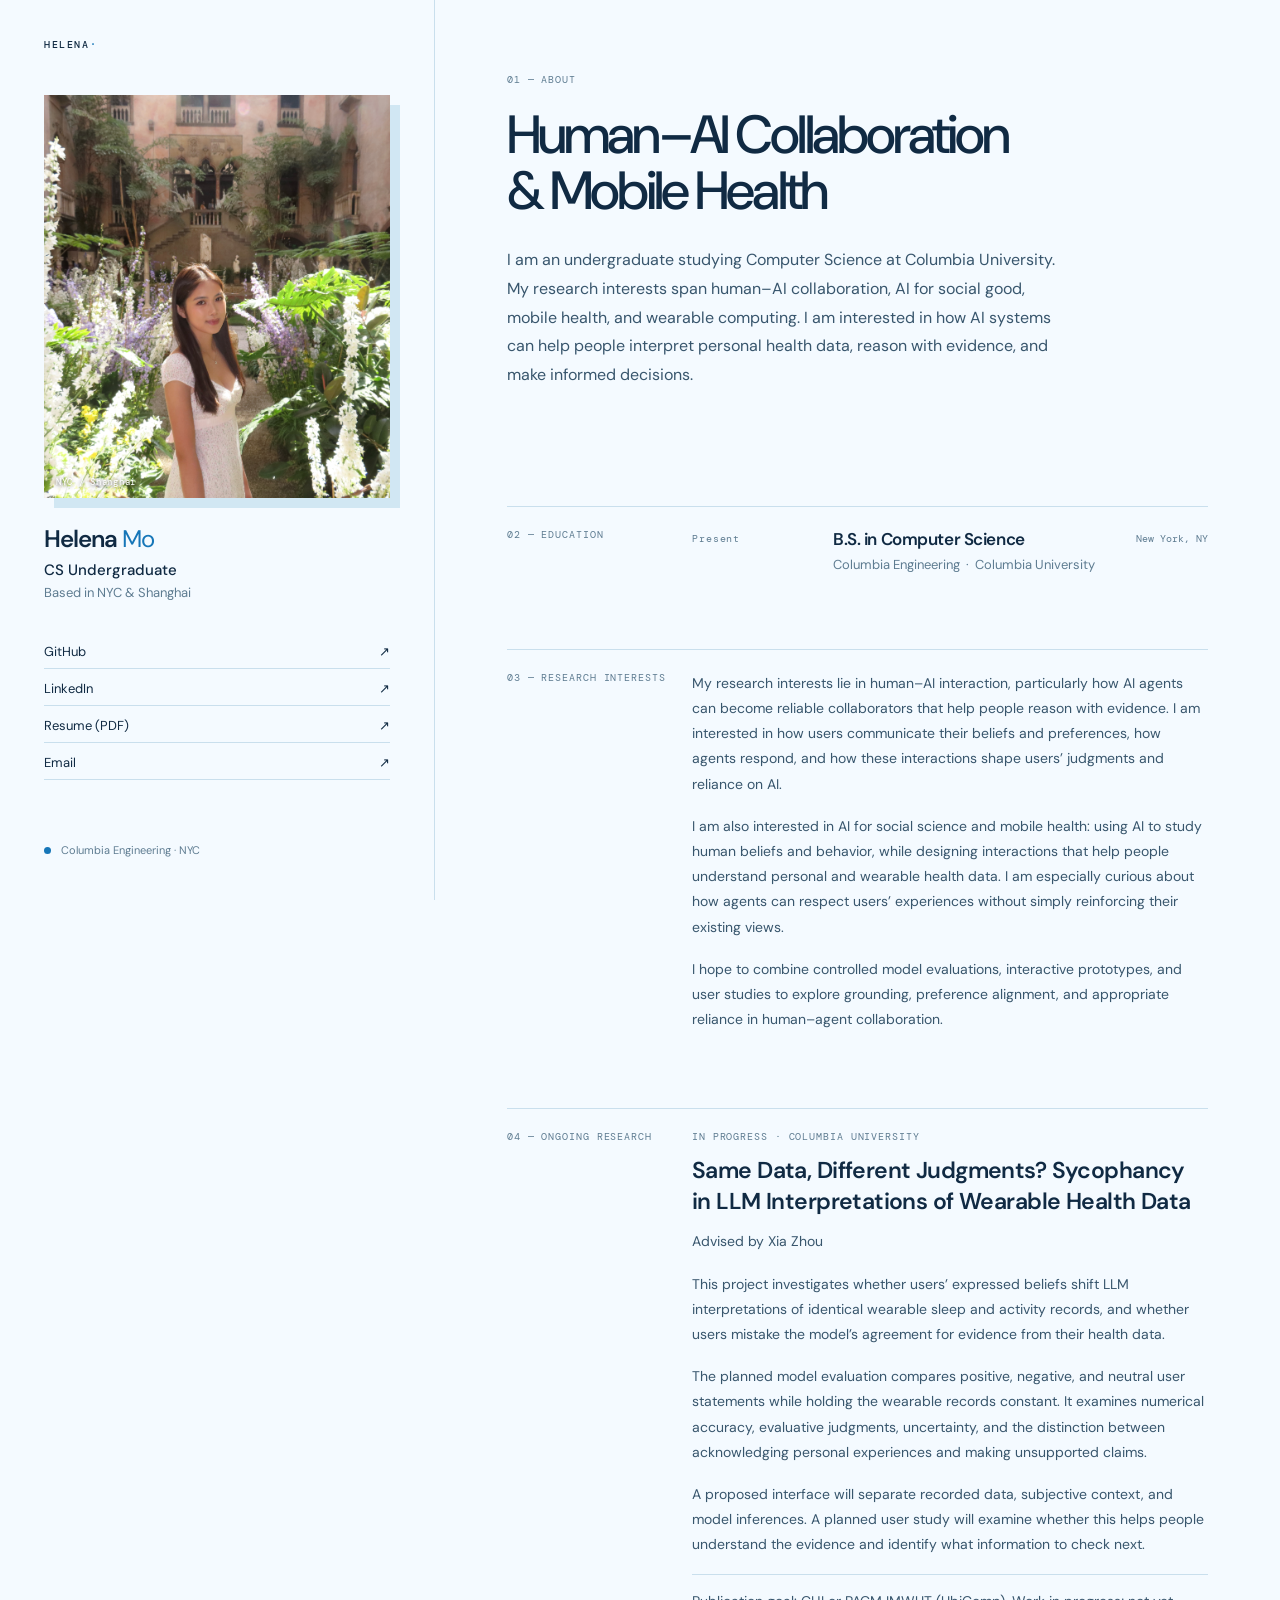
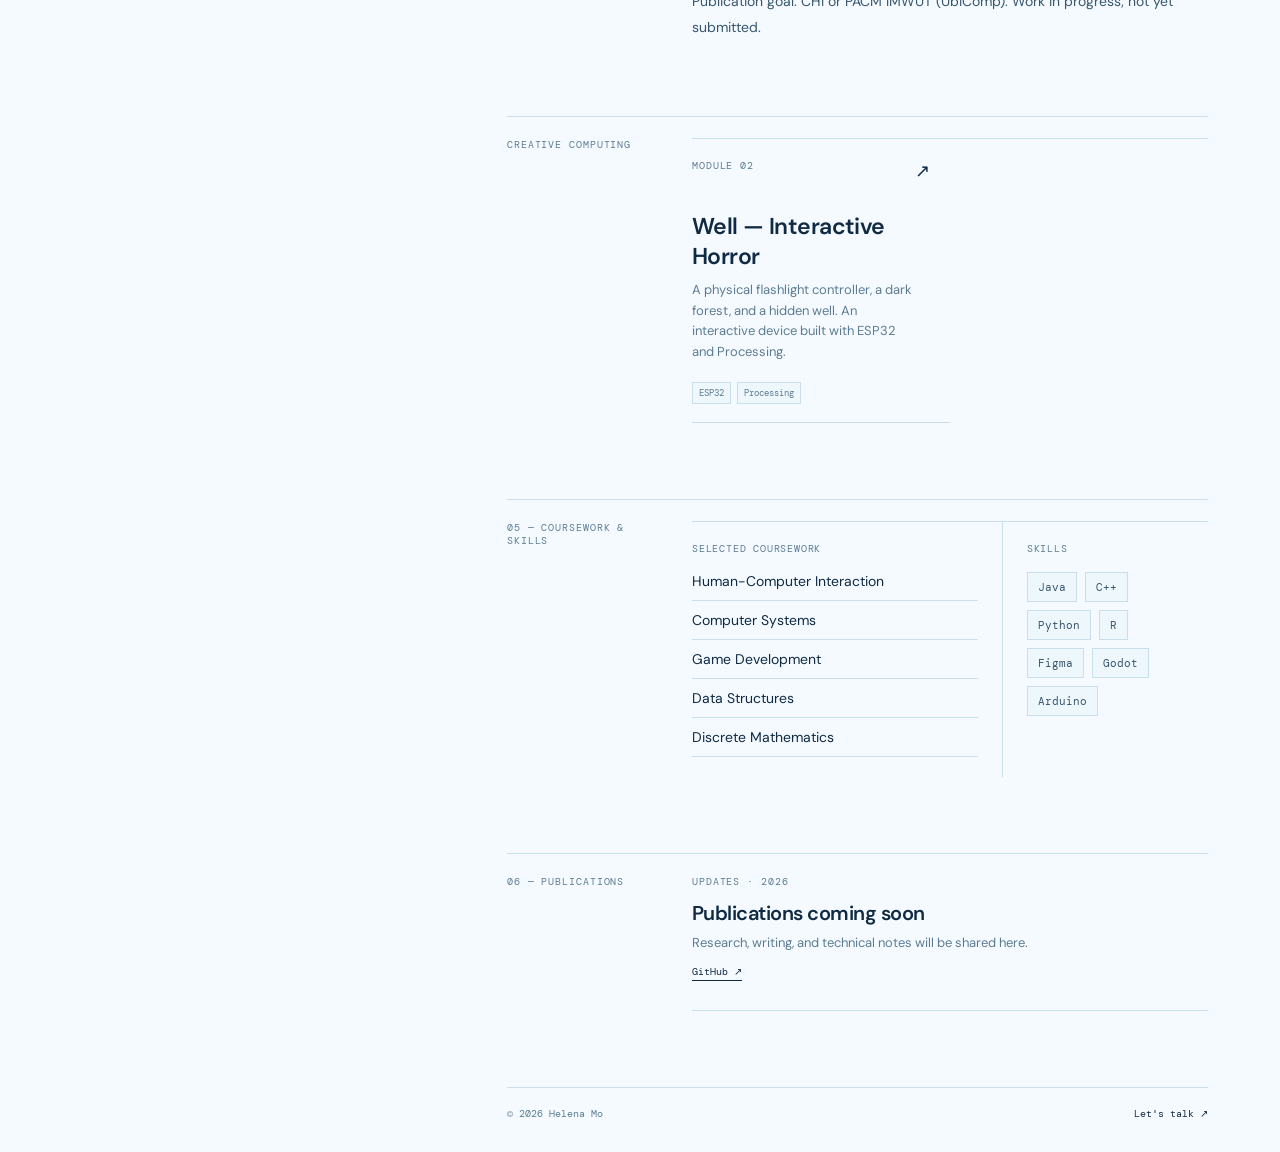
<file: index.html>
<!doctype html>
<html lang="en">
  <head>
    <meta charset="UTF-8" />
    <meta name="viewport" content="width=device-width, initial-scale=1.0" />
    <meta name="description" content="Helena Mo's personal website" />
    <title>Helena Mo — Personal Website</title>
    <link rel="preconnect" href="https://fonts.googleapis.com" />
    <link rel="preconnect" href="https://fonts.gstatic.com" crossorigin />
    <link href="https://fonts.googleapis.com/css2?family=DM+Mono:wght@400;500&family=DM+Sans:opsz,wght@9..40,400;9..40,500;9..40,600;9..40,700&family=Noto+Sans+SC:wght@400;500;600;700&display=swap" rel="stylesheet" />
    <link rel="stylesheet" href="styles.css" />
  </head>
  <body>
    <main class="layout">
      <aside class="profile">
        <a class="brand" href="#top" aria-label="Back to top">HELENA<span>·</span></a>
        <div class="portrait-wrap">
          <img class="portrait" src="assets/helena-mo.jpg" alt="Helena Mo in a garden" />
          <span class="portrait-note">NYC / Shanghai</span>
        </div>
        <div class="identity">
          <h1>Helena <span>Mo</span></h1>
          <p class="role">CS Undergraduate</p>
          <p class="location">Based in NYC &amp; Shanghai</p>
        </div>
        <nav class="socials" aria-label="Personal links">
          <a href="https://github.com/helenamoisme" target="_blank" rel="noreferrer">GitHub <span>↗</span></a>
          <a href="https://www.linkedin.com/in/%E7%A6%BE-%E8%8E%AB-953ab3409/" target="_blank" rel="noreferrer">LinkedIn <span>↗</span></a>
          <a href="assets/He_Helena_Mo_Research_Resume.pdf">Resume (PDF) <span>↗</span></a>
          <a href="mailto:hm3194@columbia.edu">Email <span>↗</span></a>
        </nav>
          <p class="availability"><i></i> Columbia Engineering · NYC</p>
      </aside>

      <section class="content" id="top">
        <header class="hero">
          <p class="eyebrow">01 — ABOUT</p>
          <h2>Human–AI Collaboration<br />&amp; Mobile Health</h2>
          <p class="lead">I am an undergraduate studying Computer Science at Columbia University. My research interests span human–AI collaboration, AI for social good, mobile health, and wearable computing. I am interested in how AI systems can help people interpret personal health data, reason with evidence, and make informed decisions.</p>
        </header>

        <section class="section" id="education">
          <div class="section-label"><p class="eyebrow">02 — EDUCATION</p></div>
          <div class="education-list">
            <article class="education-item">
              <p class="years">Present</p>
              <div><h3>B.S. in Computer Science</h3><p>Columbia Engineering <span>·</span> Columbia University</p></div>
              <span class="place">New York, NY</span>
            </article>
          </div>
        </section>

        <section class="section" id="research-interests">
          <div class="section-label"><p class="eyebrow">03 — RESEARCH INTERESTS</p></div>
          <div class="research-copy">
            <p>My research interests lie in human–AI interaction, particularly how AI agents can become reliable collaborators that help people reason with evidence. I am interested in how users communicate their beliefs and preferences, how agents respond, and how these interactions shape users’ judgments and reliance on AI.</p>
            <p>I am also interested in AI for social science and mobile health: using AI to study human beliefs and behavior, while designing interactions that help people understand personal and wearable health data. I am especially curious about how agents can respect users’ experiences without simply reinforcing their existing views.</p>
            <p>I hope to combine controlled model evaluations, interactive prototypes, and user studies to explore grounding, preference alignment, and appropriate reliance in human–agent collaboration.</p>
          </div>
        </section>

        <section class="section" id="projects">
          <div class="section-label"><p class="eyebrow">04 — ONGOING RESEARCH</p></div>
          <article class="research-project">
            <p class="pub-type">IN PROGRESS · COLUMBIA UNIVERSITY</p>
            <h3>Same Data, Different Judgments? Sycophancy in LLM Interpretations of Wearable Health Data</h3>
            <p class="research-advisor">Advised by Xia Zhou</p>
            <p>This project investigates whether users’ expressed beliefs shift LLM interpretations of identical wearable sleep and activity records, and whether users mistake the model’s agreement for evidence from their health data.</p>
            <p>The planned model evaluation compares positive, negative, and neutral user statements while holding the wearable records constant. It examines numerical accuracy, evaluative judgments, uncertainty, and the distinction between acknowledging personal experiences and making unsupported claims.</p>
            <p>A proposed interface will separate recorded data, subjective context, and model inferences. A planned user study will examine whether this helps people understand the evidence and identify what information to check next.</p>
            <p class="research-goal">Publication goal: CHI or PACM IMWUT (UbiComp). Work in progress; not yet submitted.</p>
          </article>
        </section>

        <section class="section" id="creative-projects">
          <div class="section-label"><p class="eyebrow">CREATIVE COMPUTING</p></div>
          <div class="project-list"><a class="project" href="well/"><div><p class="project-number">MODULE 02</p><h3>Well — Interactive Horror</h3><p>A physical flashlight controller, a dark forest, and a hidden well. An interactive device built with ESP32 and Processing.</p><ul><li>ESP32</li><li>Processing</li></ul></div><span class="arrow">↗</span></a></div>
        </section>

        <section class="section" id="coursework">
          <div class="section-label"><p class="eyebrow">05 — COURSEWORK &amp; SKILLS</p></div>
          <div class="coursework-grid">
            <article class="coursework-group">
              <p class="group-title">SELECTED COURSEWORK</p>
              <ul class="course-list">
                <li>Human-Computer Interaction</li>
                <li>Computer Systems</li>
                <li>Game Development</li>
                <li>Data Structures</li>
                <li>Discrete Mathematics</li>
              </ul>
            </article>
            <article class="coursework-group">
              <p class="group-title">SKILLS</p>
              <ul class="skill-list">
                <li>Java</li><li>C++</li><li>Python</li><li>R</li><li>Figma</li><li>Godot</li><li>Arduino</li>
              </ul>
            </article>
          </div>
        </section>

        <section class="section" id="publications">
          <div class="section-label"><p class="eyebrow">06 — PUBLICATIONS</p></div>
          <div class="publication-list">
            <article class="publication"><p class="pub-type">UPDATES · 2026</p><h3>Publications coming soon</h3><p>Research, writing, and technical notes will be shared here.</p><div class="pub-links"><a href="https://github.com/helenamoisme" target="_blank" rel="noreferrer">GitHub ↗</a></div></article>
          </div>
        </section>

        <footer><span>© 2026 Helena Mo</span><a href="mailto:hm3194@columbia.edu">Let's talk <span>↗</span></a></footer>
      </section>
    </main>
  </body>
</html>
</file>
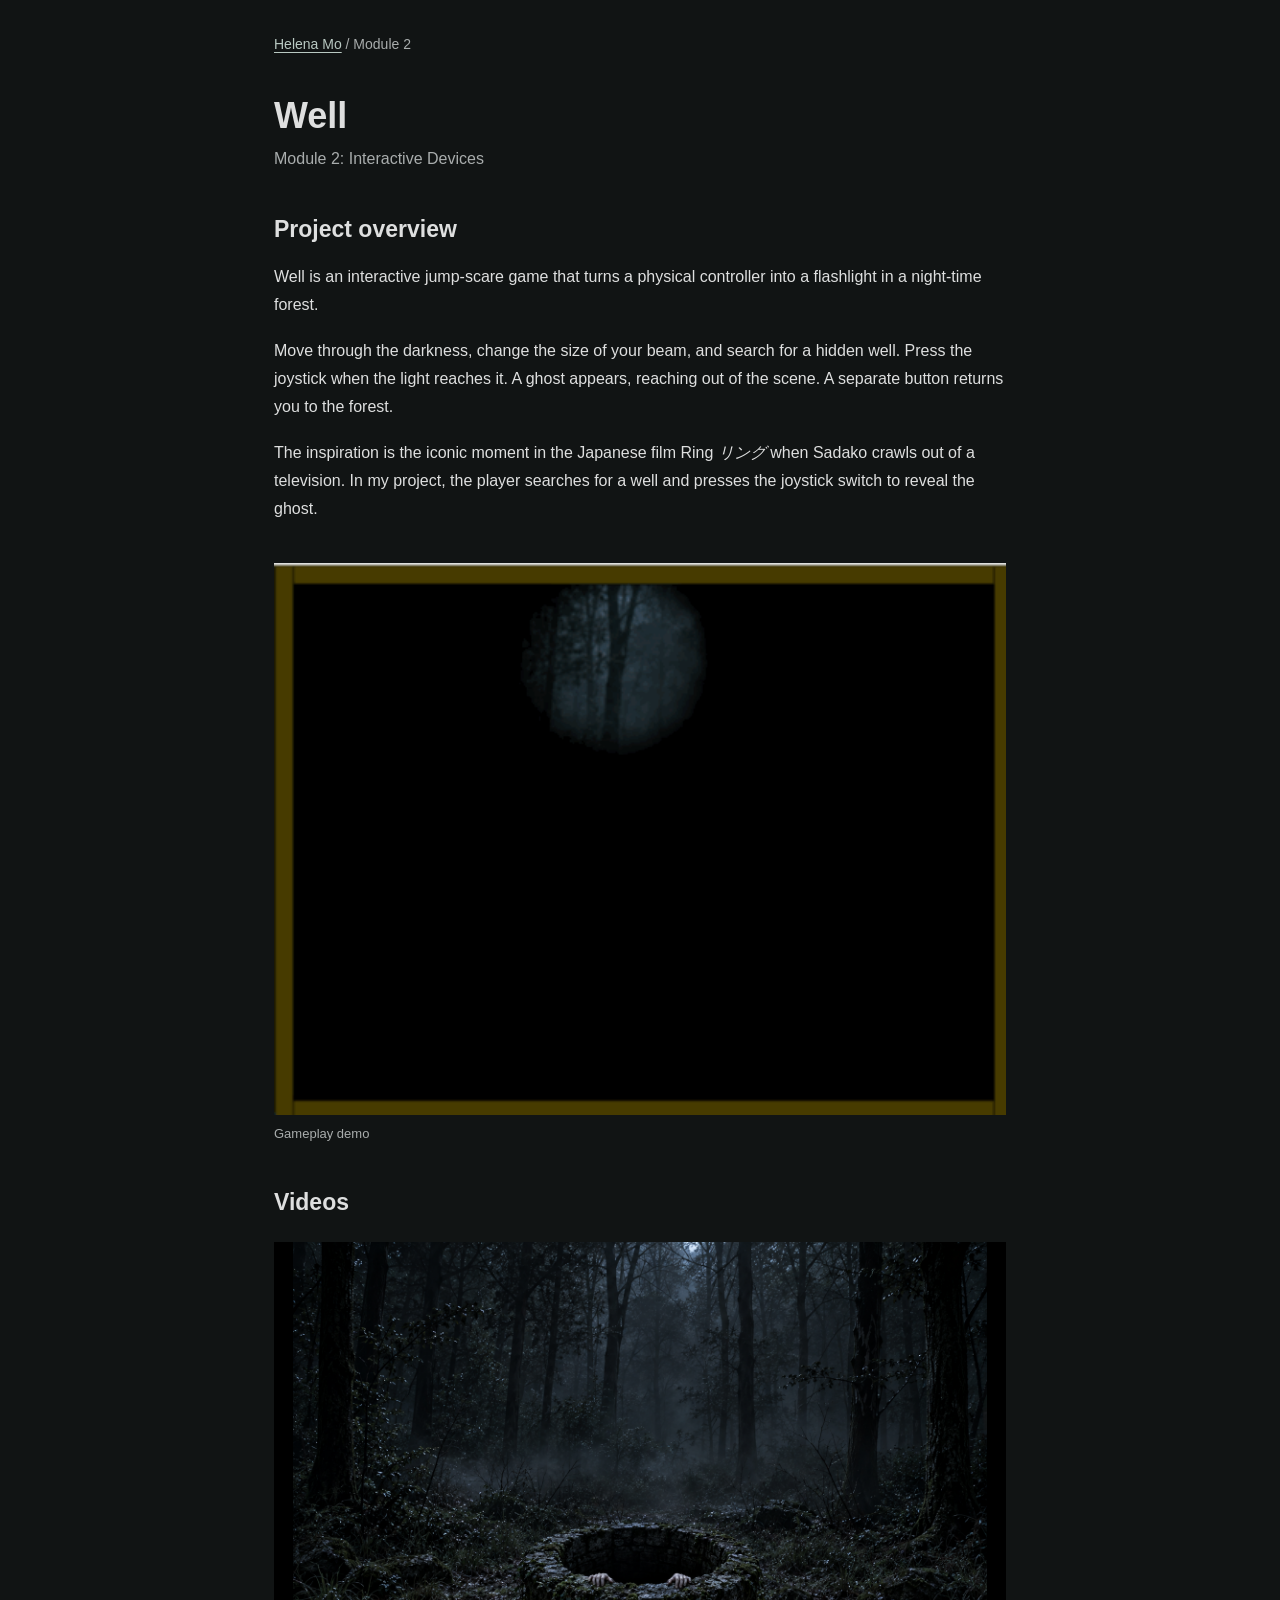
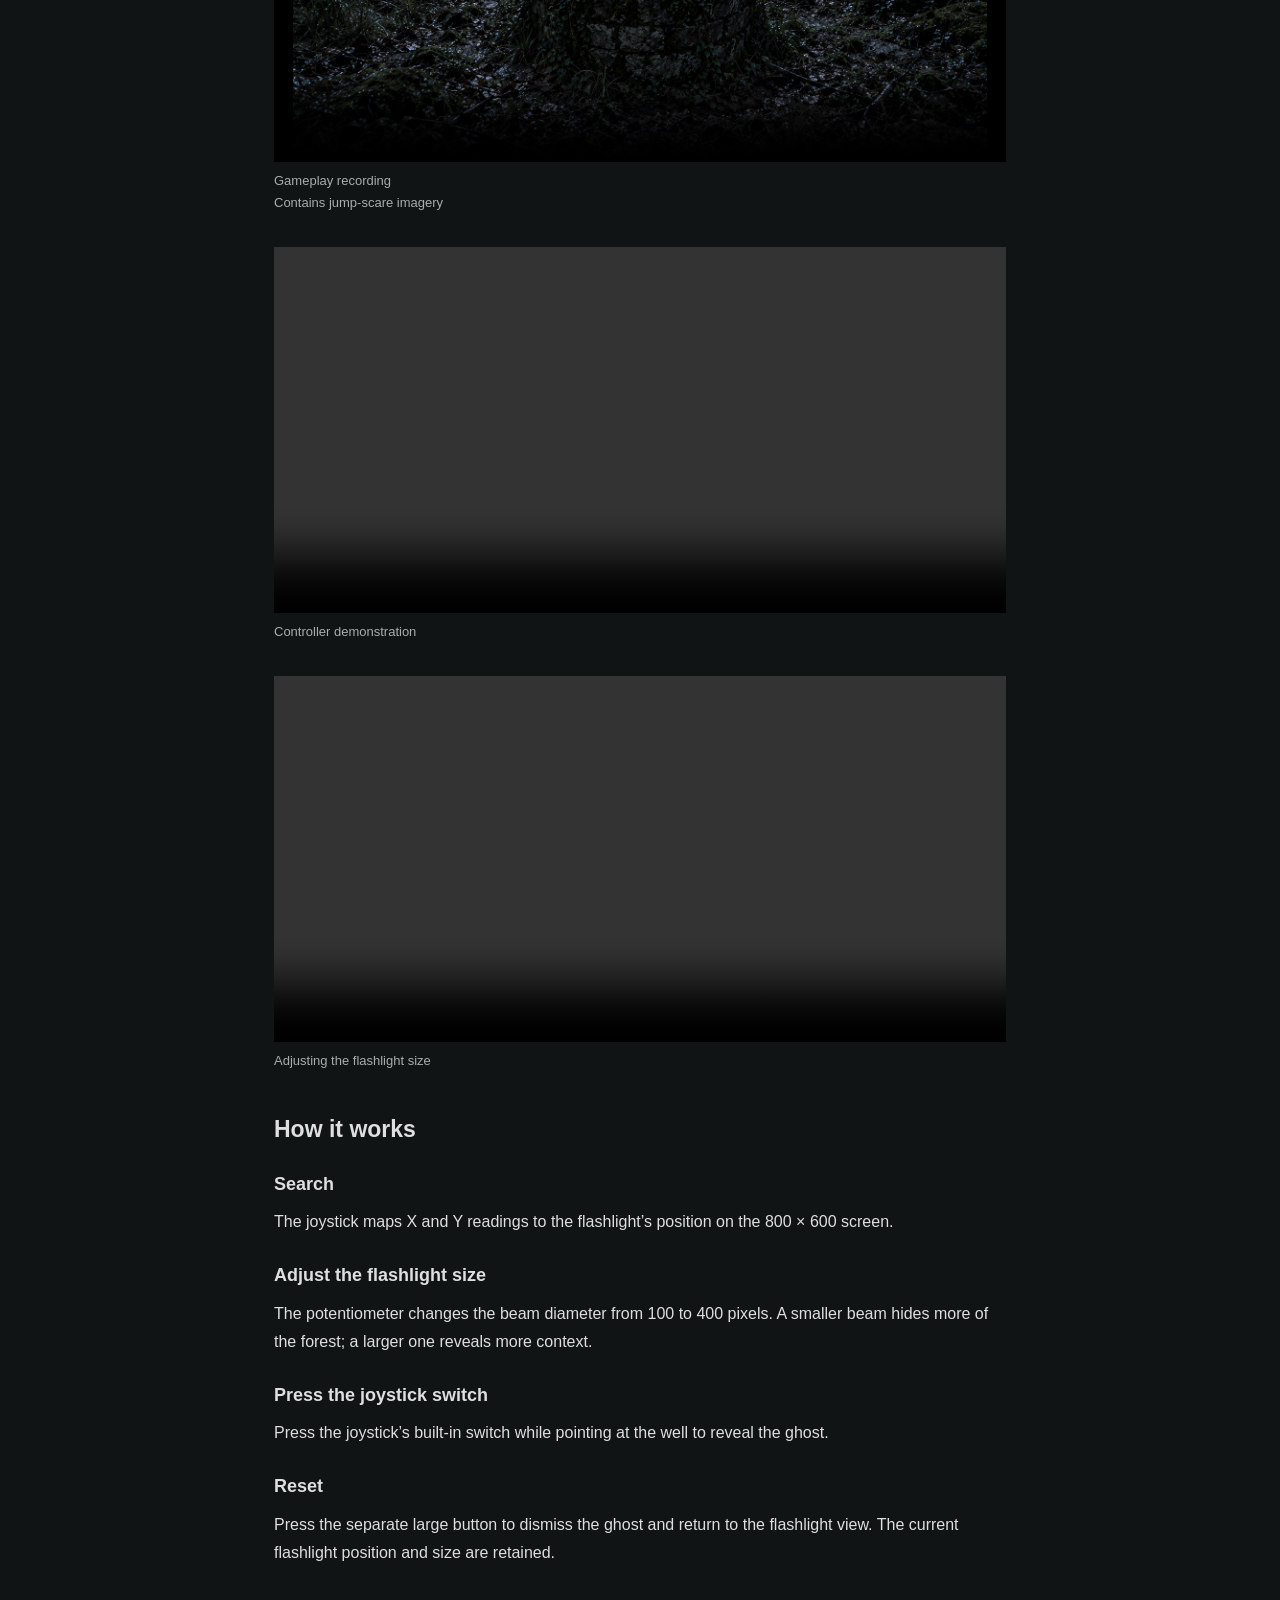
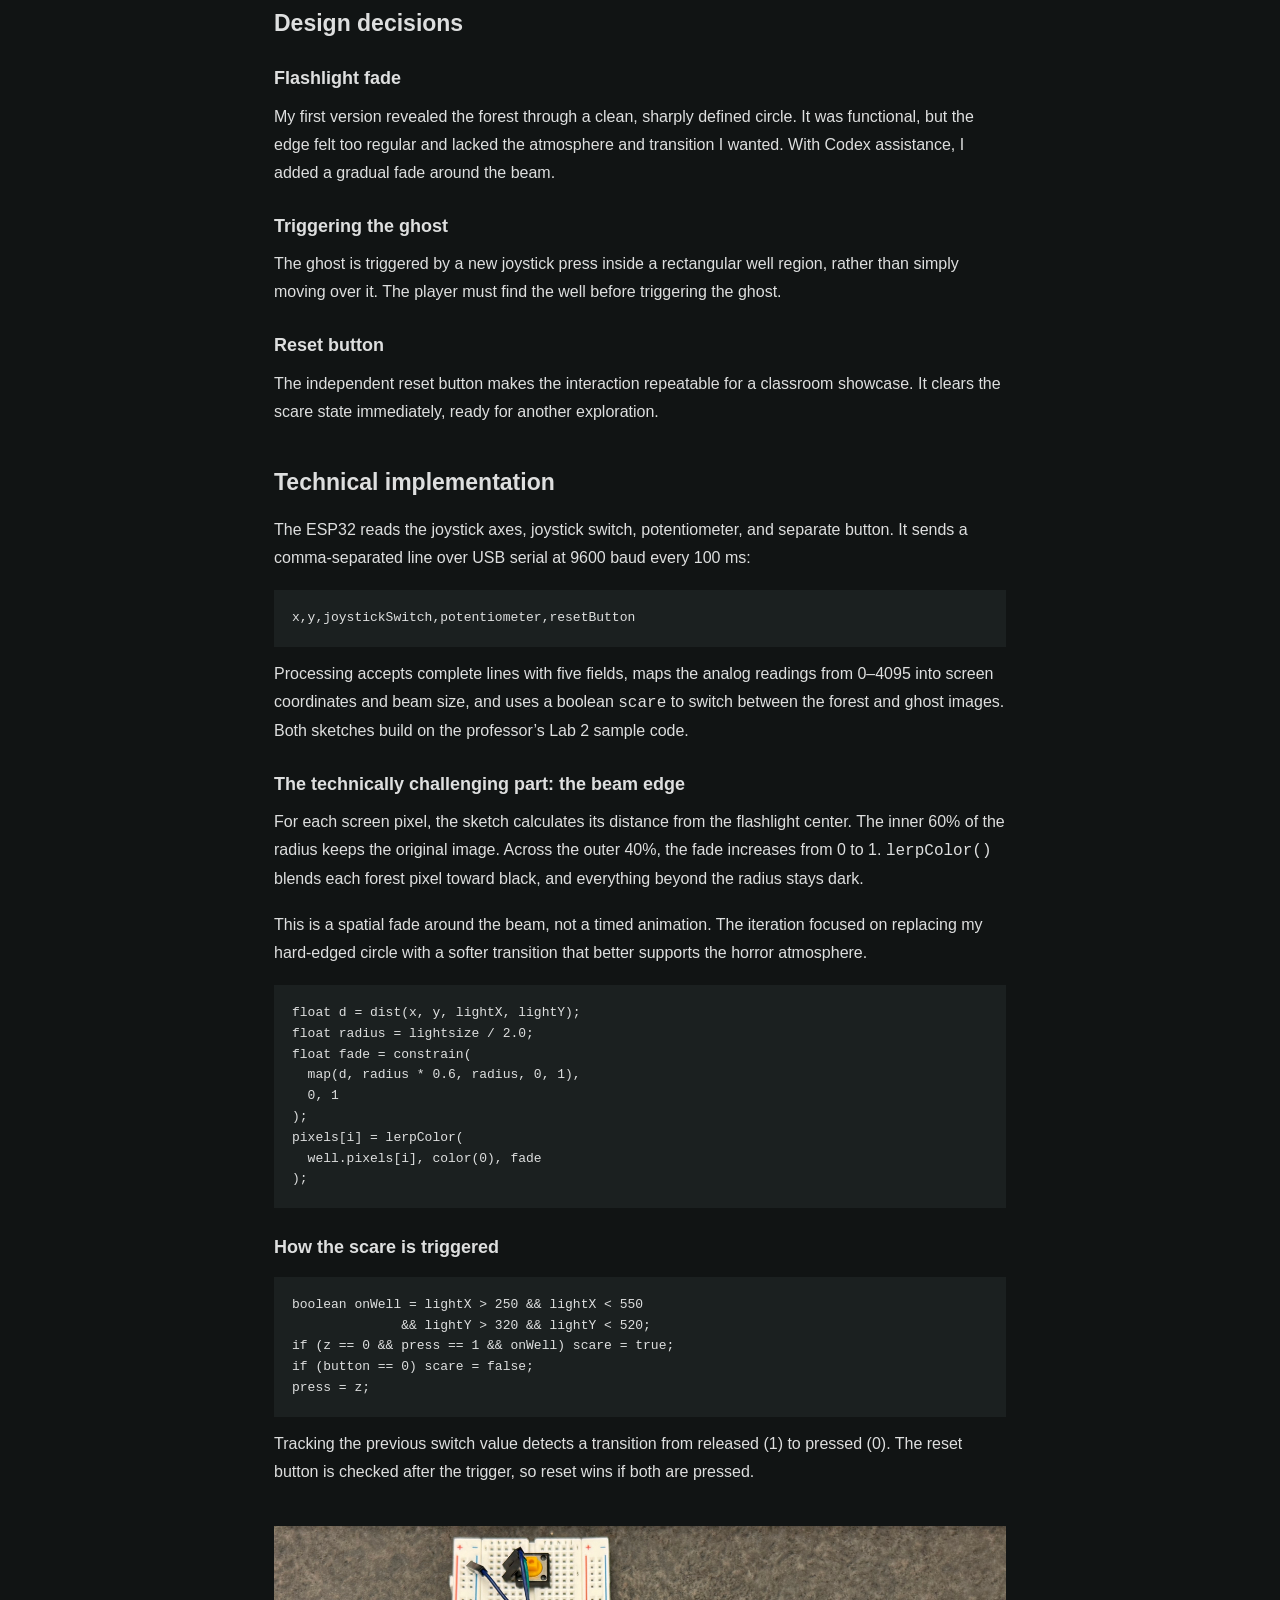
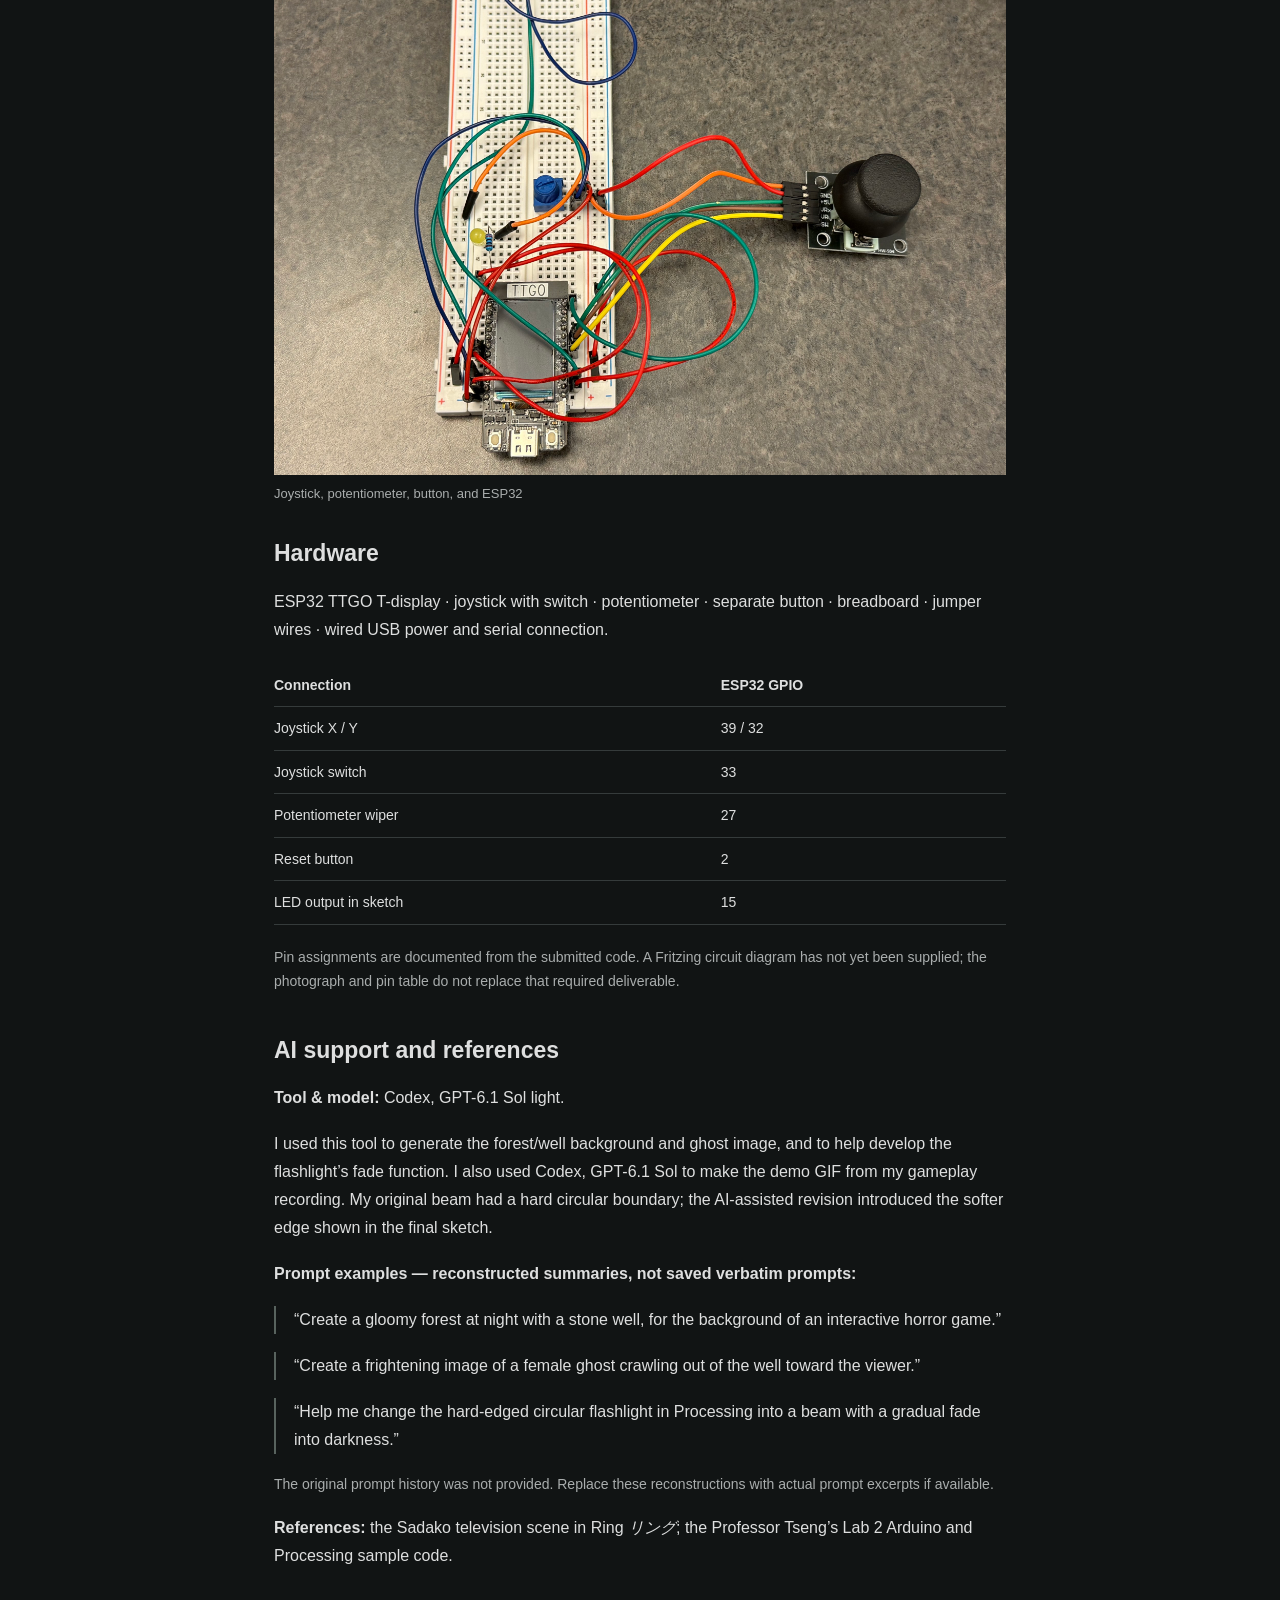
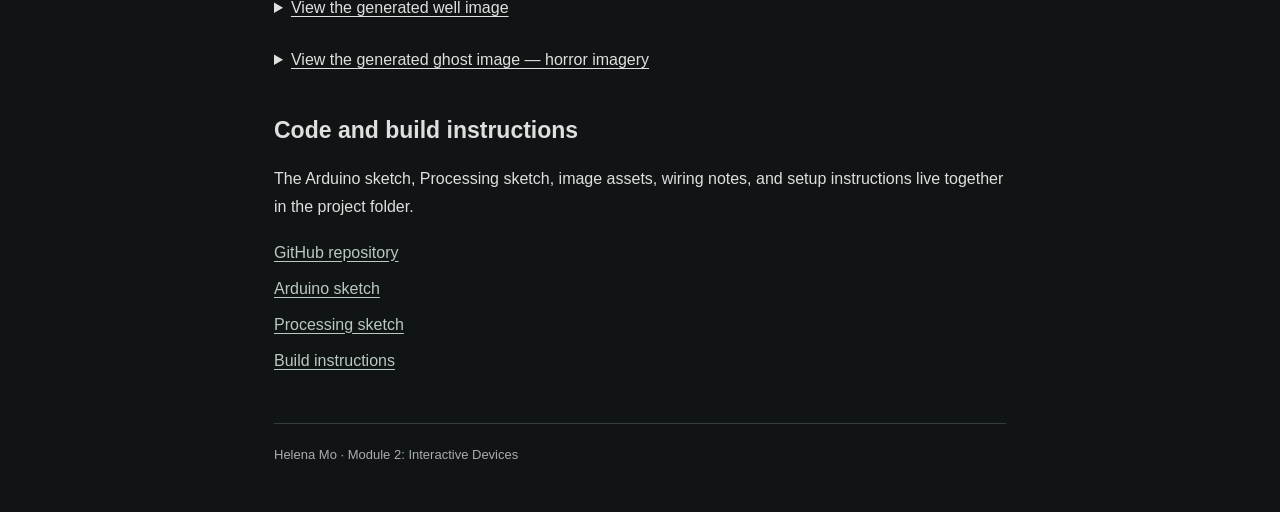
<file: well/index.html>
<!doctype html>
<html lang="en"><head><meta charset="utf-8"><meta name="viewport" content="width=device-width,initial-scale=1"><meta name="description" content="Well — an interactive horror device by Helena Mo. ESP32, Processing, and a flashlight in a dark forest."><title>WELL — Helena Mo / Module 2</title><link rel="stylesheet" href="style.css"></head><body>
<main><nav><a href="../">Helena Mo</a> / Module 2</nav>
<header><h1>Well</h1><p>Module 2: Interactive Devices</p></header>
<section class="overview section" id="documentation"><div class="split"><h2>Project overview</h2><div><p >Well is an interactive jump-scare game that turns a physical controller into a flashlight in a night-time forest.</p><p>Move through the darkness, change the size of your beam, and search for a hidden well. Press the joystick when the light reaches it. A ghost appears, reaching out of the scene. A separate button returns you to the forest.</p><p>The inspiration is the iconic moment in the Japanese film Ring <em>リング</em> when Sadako crawls out of a television. In my project, the player searches for a well and presses the joystick switch to reveal the ghost.</p></div></div></section>
<figure><img src="assets/demo.gif" alt="Well gameplay demo: moving the flashlight through the forest"><figcaption>Gameplay demo</figcaption></figure>
<section class="section" id="film"><div class="section-heading"><h2>Videos</h2></div><figure class="main-film"><video controls playsinline preload="metadata" poster="assets/well.png"><source src="assets/recording.mp4" type="video/mp4"></video><figcaption><span>Gameplay recording</span><span>Contains jump-scare imagery</span></figcaption></figure><div class="two-media"><figure><video controls playsinline preload="metadata"><source src="assets/interaction.mp4" type="video/mp4"></video><figcaption>Controller demonstration</figcaption></figure><figure><video controls playsinline preload="metadata"><source src="assets/flashlight.mp4" type="video/mp4"></video><figcaption>Adjusting the flashlight size</figcaption></figure></div></section>
<section class="section"><div class="split"><h2>How it works</h2><div class="steps"><article><b>01</b><div><h3>Search</h3><p>The joystick maps X and Y readings to the flashlight’s position on the 800 × 600 screen.</p></div></article><article><b>02</b><div><h3>Adjust the flashlight size</h3><p>The potentiometer changes the beam diameter from 100 to 400 pixels. A smaller beam hides more of the forest; a larger one reveals more context.</p></div></article><article><b>03</b><div><h3>Press the joystick switch</h3><p>Press the joystick’s built-in switch while pointing at the well to reveal the ghost.</p></div></article><article><b>04</b><div><h3>Reset</h3><p>Press the separate large button to dismiss the ghost and return to the flashlight view. The current flashlight position and size are retained.</p></div></article></div></div></section>

<section class="section"><div class="split"><h2>Design decisions</h2><div><h3>Flashlight fade</h3><p>My first version revealed the forest through a clean, sharply defined circle. It was functional, but the edge felt too regular and lacked the atmosphere and transition I wanted. With Codex assistance, I added a gradual fade around the beam.</p><h3>Triggering the ghost</h3><p>The ghost is triggered by a new joystick press inside a rectangular well region, rather than simply moving over it. The player must find the well before triggering the ghost.</p><h3>Reset button</h3><p>The independent reset button makes the interaction repeatable for a classroom showcase. It clears the scare state immediately, ready for another exploration.</p></div></div></section>
<section class="section" id="technical"><div class="split"><h2>Technical implementation</h2><div><p>The ESP32 reads the joystick axes, joystick switch, potentiometer, and separate button. It sends a comma-separated line over USB serial at 9600 baud every 100 ms:</p><pre><code>x,y,joystickSwitch,potentiometer,resetButton</code></pre><p>Processing accepts complete lines with five fields, maps the analog readings from 0–4095 into screen coordinates and beam size, and uses a boolean <code>scare</code> to switch between the forest and ghost images. Both sketches build on the professor’s Lab 2 sample code.</p></div></div><div class="code-story"><div><h3>The technically challenging part: the beam edge</h3><p>For each screen pixel, the sketch calculates its distance from the flashlight center. The inner 60% of the radius keeps the original image. Across the outer 40%, the fade increases from 0 to 1. <code>lerpColor()</code> blends each forest pixel toward black, and everything beyond the radius stays dark.</p><p>This is a spatial fade around the beam, not a timed animation. The iteration focused on replacing my hard-edged circle with a softer transition that better supports the horror atmosphere.</p></div><pre><code>float d = dist(x, y, lightX, lightY);
float radius = lightsize / 2.0;
float fade = constrain(
  map(d, radius * 0.6, radius, 0, 1),
  0, 1
);
pixels[i] = lerpColor(
  well.pixels[i], color(0), fade
);</code></pre></div><div><h3>How the scare is triggered</h3><pre><code>boolean onWell = lightX &gt; 250 &amp;&amp; lightX &lt; 550
              &amp;&amp; lightY &gt; 320 &amp;&amp; lightY &lt; 520;
if (z == 0 &amp;&amp; press == 1 &amp;&amp; onWell) scare = true;
if (button == 0) scare = false;
press = z;</code></pre><p>Tracking the previous switch value detects a transition from released (1) to pressed (0). The reset button is checked after the trigger, so reset wins if both are pressed.</p></div></section>
<section class="section"><div class="hardware"><figure><img src="assets/controller.jpg" alt="Photograph of Helena’s joystick and breadboard controller" loading="lazy"><figcaption>Joystick, potentiometer, button, and ESP32</figcaption></figure><div><h2>Hardware</h2><p>ESP32 TTGO T-display · joystick with switch · potentiometer · separate button · breadboard · jumper wires · wired USB power and serial connection.</p><table><thead><tr><th>Connection</th><th>ESP32 GPIO</th></tr></thead><tbody><tr><td>Joystick X / Y</td><td>39 / 32</td></tr><tr><td>Joystick switch</td><td>33</td></tr><tr><td>Potentiometer wiper</td><td>27</td></tr><tr><td>Reset button</td><td>2</td></tr><tr><td>LED output in sketch</td><td>15</td></tr></tbody></table><p class="note">Pin assignments are documented from the submitted code. A Fritzing circuit diagram has not yet been supplied; the photograph and pin table do not replace that required deliverable.</p></div></div></section>
<section class="section"><div class="split"><h2>AI support and references</h2><div><p><strong>Tool & model:</strong> Codex, GPT-6.1 Sol light.</p><p>I used this tool to generate the forest/well background and ghost image, and to help develop the flashlight’s fade function. I also used Codex, GPT-6.1 Sol to make the demo GIF from my gameplay recording. My original beam had a hard circular boundary; the AI-assisted revision introduced the softer edge shown in the final sketch.</p><p><strong>Prompt examples — reconstructed summaries, not saved verbatim prompts:</strong></p><blockquote>“Create a gloomy forest at night with a stone well, for the background of an interactive horror game.”</blockquote><blockquote>“Create a frightening image of a female ghost crawling out of the well toward the viewer.”</blockquote><blockquote>“Help me change the hard-edged circular flashlight in Processing into a beam with a gradual fade into darkness.”</blockquote><p class="note">The original prompt history was not provided. Replace these reconstructions with actual prompt excerpts if available.</p><p><strong>References:</strong> the Sadako television scene in Ring <em>リング</em>; the Professor Tseng’s Lab 2 Arduino and Processing sample code.</p></div></div><details><summary>View the generated well image</summary><img src="assets/well.png" alt="AI-generated forest and well background" loading="lazy"></details><details><summary>View the generated ghost image — horror imagery</summary><img class="ghost" src="assets/ghost.png" alt="Generated ghost reaching toward the viewer from the well" loading="lazy"></details></section>
<section class="section source"><h2>Code and build instructions</h2><p>The Arduino sketch, Processing sketch, image assets, wiring notes, and setup instructions live together in the project folder.</p><a  href="https://github.com/helenamoisme/well">GitHub repository</a><div class="downloads"><a href="code/WellArduino/WellArduino.ino" download>Arduino sketch</a><a href="code/WellProcessing/WellProcessing.pde" download>Processing sketch</a><a href="README.md">Build instructions</a></div></section><footer>Helena Mo · Module 2: Interactive Devices</footer></main></body></html>
</file>
<file: styles.css>
:root { --ink:#102a43; --soft:#5e7c91; --paper:#f4faff; --line:#c9dfed; --accent:#1676b8; --columbia:#b9d9eb; }
* { box-sizing:border-box; }
html { scroll-behavior:smooth; }
body { margin:0; background:var(--paper); color:var(--ink); font-family:"DM Sans","Noto Sans SC",sans-serif; font-size:15px; }
.layout { display:grid; grid-template-columns:minmax(280px, .85fr) minmax(620px, 1.65fr); max-width:1440px; min-height:100vh; margin:auto; }
.profile { min-height:100vh; position:sticky; top:0; align-self:start; display:flex; flex-direction:column; padding:38px 44px 32px; border-right:1px solid var(--line); }
.brand,.eyebrow,.years,.project-number,.pub-type { font-family:"DM Mono",monospace; font-size:10px; letter-spacing:.09em; }
.brand { color:var(--ink); text-decoration:none; font-weight:500; letter-spacing:.16em; }
.brand span { color:var(--accent); }
.portrait-wrap { margin:44px 0 27px; position:relative; overflow:hidden; aspect-ratio: .86; background:var(--columbia); box-shadow:10px 10px 0 rgba(185,217,235,.58); }
.portrait { width:100%; height:100%; display:block; object-fit:cover; object-position:51% 61%; filter:saturate(.94) contrast(1.02); }
.portrait-note { position:absolute; bottom:10px; left:12px; color:white; font:9px "DM Mono",monospace; letter-spacing:.08em; text-shadow:0 1px 4px #333; }
.identity h1 { font-size:24px; line-height:1.15; margin:0 0 8px; font-weight:600; letter-spacing:-.04em; }.identity h1 span { color:var(--accent); font-weight:400; }
.identity p { margin:0; }.role { font-weight:500; }.location { margin-top:4px !important; color:var(--soft); font-size:13px; }
.socials { display:grid; gap:11px; margin:42px 0; }.socials a { color:var(--ink); text-decoration:none; display:flex; justify-content:space-between; padding-bottom:8px; border-bottom:1px solid var(--line); font-size:13px; transition:border-color .2s,color .2s; }.socials a:hover { color:var(--accent); border-color:var(--accent); }.socials span,.arrow { font-family:"DM Mono",monospace; }
.availability { margin-top:auto; font-size:11px; color:var(--soft); }.availability i { display:inline-block; width:7px; height:7px; background:var(--accent); border-radius:50%; margin-right:7px; }
.content { padding:73px 8.5% 32px; }.hero { max-width:780px; padding-bottom:100px; }.eyebrow { margin:0; color:var(--soft); }.hero h2 { margin:21px 0 26px; max-width:740px; font-size:clamp(36px,4.2vw,63px); font-weight:500; line-height:1.05; letter-spacing:-.055em; }.hero em { color:var(--accent); font-family:Georgia,serif; font-weight:400; }.lead { max-width:570px; font-size:16px; line-height:1.8; color:#38566d; }
.section { display:grid; grid-template-columns:165px 1fr; gap:20px; border-top:1px solid var(--line); padding:21px 0 76px; }.subtle { color:var(--soft); font-size:11px; line-height:1.55; margin:17px 0 0; }
.education-list,.project-list,.publication-list { min-width:0; }.education-item { display:grid; grid-template-columns:125px 1fr auto; gap:16px; padding:0 0 28px; }.education-item:last-child { padding:0; }.years { color:var(--soft); margin:4px 0 0; }.education-item h3,.project h3,.publication h3 { margin:0; letter-spacing:-.025em; font-size:17px; font-weight:600; }.education-item p:not(.years) { margin:6px 0 0; color:var(--soft); font-size:13px; }.education-item p span { margin:0 3px; }.place { color:var(--soft); font:10px "DM Mono",monospace; padding-top:4px; }
.project-list { display:grid; grid-template-columns:1fr 1fr; border-top:1px solid var(--line); }.project { min-height:250px; padding:20px 20px 18px 0; text-decoration:none; color:var(--ink); position:relative; display:flex; justify-content:space-between; border-bottom:1px solid var(--line); transition:color .2s, background .2s; }.project + .project { padding-left:24px; border-left:1px solid var(--line); }.project:hover { color:var(--accent); }.project-number { margin:0 0 39px; color:var(--soft); }.project h3 { font-size:23px; }.project div > p:not(.project-number) { margin:9px 0 19px; max-width:250px; color:var(--soft); font-size:13px; line-height:1.6; }.project ul { list-style:none; display:flex; gap:6px; padding:0; margin:0; }.project li { border:1px solid var(--line); color:var(--soft); padding:4px 6px; font:9px "DM Mono",monospace; background:#eef7fc; }.arrow { font-size:18px; }
.coursework-grid { display:grid; grid-template-columns:1.2fr .8fr; border-top:1px solid var(--line); }.coursework-group { padding:20px 24px 20px 0; }.coursework-group + .coursework-group { padding-left:24px; border-left:1px solid var(--line); }.group-title { margin:0 0 17px; color:var(--soft); font:10px "DM Mono",monospace; letter-spacing:.08em; }.course-list,.skill-list { list-style:none; padding:0; margin:0; }.course-list { display:grid; gap:10px; font-size:14px; }.course-list li { padding-bottom:10px; border-bottom:1px solid var(--line); }.skill-list { display:flex; flex-wrap:wrap; gap:8px; }.skill-list li { padding:7px 10px; border:1px solid var(--line); background:#eef7fc; color:#38566d; font:11px "DM Mono",monospace; }
.publication { padding:0 0 29px; margin:0 0 27px; border-bottom:1px solid var(--line); }.publication:last-child { margin-bottom:0; }.pub-type { color:var(--soft); margin:0 0 12px; }.publication h3 { font-size:20px; }.publication > p:not(.pub-type) { margin:8px 0 14px; color:var(--soft); font-size:13px; }.pub-links { display:flex; gap:15px; }.pub-links a { color:var(--ink); font:10px "DM Mono",monospace; text-decoration:none; border-bottom:1px solid var(--ink); padding-bottom:2px; }.pub-links a:hover { color:var(--accent); border-color:var(--accent); }
footer { border-top:1px solid var(--line); display:flex; justify-content:space-between; padding-top:19px; color:var(--soft); font:10px "DM Mono",monospace; } footer a { color:var(--ink); text-decoration:none; }
@media (max-width:800px) { .layout { display:block; }.profile { position:relative; min-height:0; padding:25px 24px; border-right:0; border-bottom:1px solid var(--line); }.portrait-wrap { width:155px; margin:28px 0 20px; }.socials { margin:30px 0; max-width:360px; }.availability { margin:0; }.content { padding:54px 24px 25px; }.hero { padding-bottom:65px; }.section { grid-template-columns:1fr; gap:27px; padding-bottom:54px; }.education-item { grid-template-columns:105px 1fr; }.place { display:none; } }
@media (max-width:520px) { .hero h2 { font-size:38px; }.project-list,.coursework-grid { display:block; }.project { min-height:210px; }.project + .project,.coursework-group + .coursework-group { padding-left:0; border-left:0; }.coursework-group + .coursework-group { border-top:1px solid var(--line); }.education-item { display:block; }.education-item .years { margin-bottom:9px; } }

/* Research sections share the existing typography and color palette. */
.research-copy, .research-project { min-width:0; }
.research-copy p, .research-project > p:not(.pub-type) { color:#38566d; font-size:14px; line-height:1.8; margin:0 0 17px; }
.research-project h3 { margin:0 0 12px; font-size:23px; line-height:1.35; font-weight:600; letter-spacing:-.025em; }
.research-project .research-advisor { color:var(--accent); }
.research-project .research-goal { font-size:12px; color:var(--soft); border-top:1px solid var(--line); padding-top:14px; }
.research-copy p:last-child, .research-project p:last-child { margin-bottom:0; }
@media (min-width:801px) and (max-width:1100px) { .layout { grid-template-columns:280px minmax(0,1fr); } .section { grid-template-columns:1fr; } .content { padding-left:6%; padding-right:6%; } .education-item { grid-template-columns:90px 1fr; } .place { display:none; } }
</file>
<file: well/style.css>
* { box-sizing: border-box; }
body { margin: 0; background: #111414; color: #dedfdf; font: 16px/1.75 Arial, sans-serif; }
main { max-width: 780px; margin: 0 auto; padding: 32px 24px 48px; }
nav { font-size: 14px; color: #a9adad; }
a { color: #b9c9c2; text-underline-offset: 3px; }
a:hover { color: #fff; }
header { margin: 36px 0; }
h1 { margin: 0; font-size: 36px; line-height: 1.3; font-weight: 600; }
header p { margin-top: 6px; color: #a9adad; }
section { margin: 40px 0; }
h2 { margin: 0 0 18px; font-size: 23px; line-height: 1.4; font-weight: 600; }
h3 { margin: 24px 0 8px; font-size: 18px; font-weight: 600; }
p { margin: 0 0 18px; }
figure { margin: 24px 0 32px; }
img, video { display: block; width: 100%; height: auto; }
video { max-height: 520px; background: #000; }
figcaption { margin-top: 8px; font-size: 13px; color: #a9adad; }
figcaption span { display: block; }
.steps article { margin-bottom: 20px; }
.steps article > b { display: none; }
pre { overflow-x: auto; background: #1b2020; padding: 18px; font-size: 13px; line-height: 1.6; }
code { font-family: monospace; }
details { margin: 24px 0; }
summary { cursor: pointer; text-decoration: underline; text-underline-offset: 3px; }
details img { margin-top: 18px; }
table { width: 100%; border-collapse: collapse; margin: 20px 0; font-size: 14px; }
th, td { padding: 9px 0; text-align: left; border-bottom: 1px solid #353b3b; }
.note { color: #a9adad; font-size: 14px; }
blockquote { margin: 18px 0; padding-left: 18px; border-left: 2px solid #58635e; }
.downloads a { display: block; margin-top: 8px; }
footer { margin-top: 48px; padding-top: 20px; border-top: 1px solid #353b3b; color: #a9adad; font-size: 13px; }
a:focus-visible, summary:focus-visible { outline: 2px solid #b9c9c2; outline-offset: 4px; }
@media (max-width: 500px) { main { padding: 24px 20px 40px; } h1 { font-size: 30px; } }
</file>
